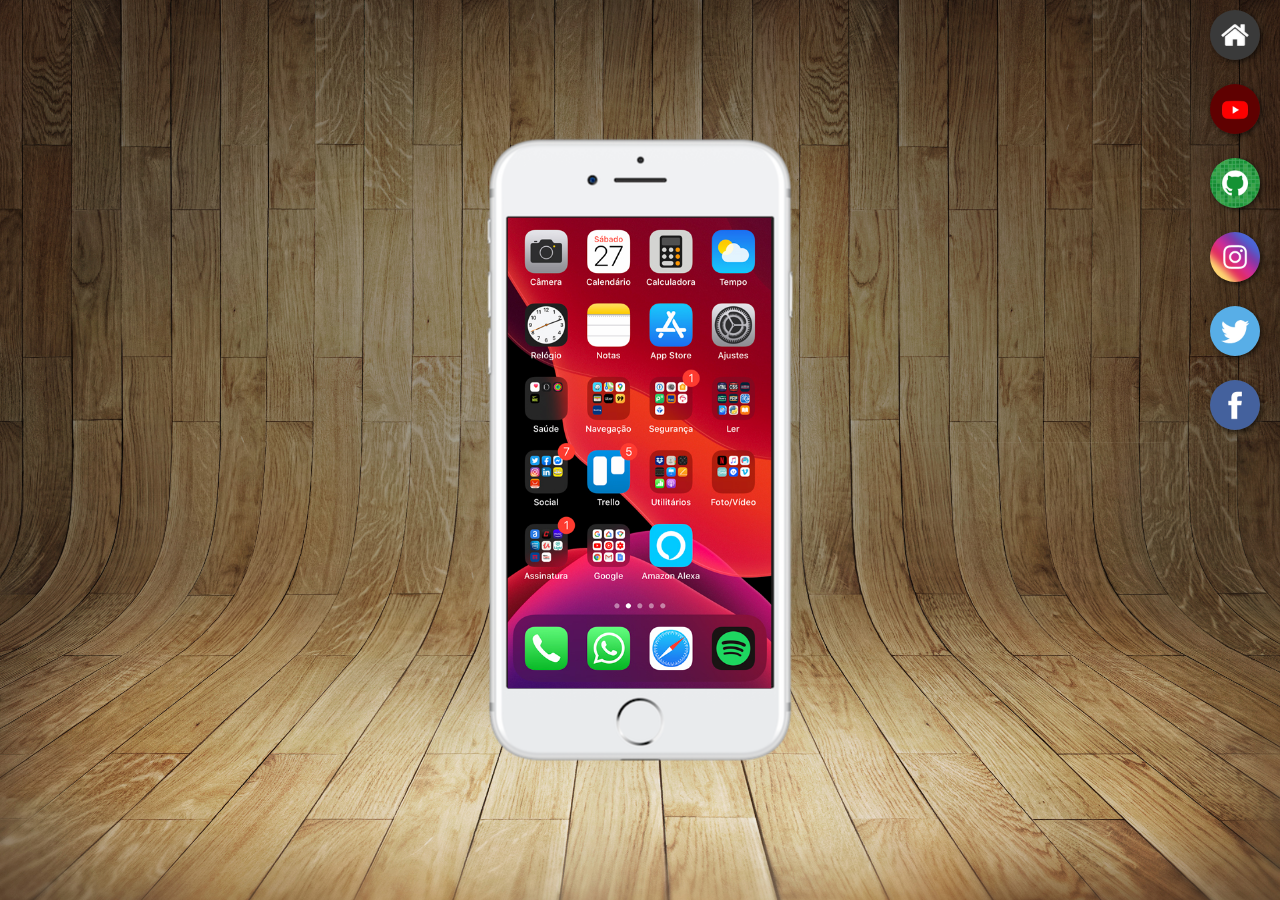
<file: index.html>
<!DOCTYPE html>
<html lang="en">
<head>
    <meta charset="UTF-8">
    <meta name="viewport" content="width=device-width, initial-scale=1.0">
    <title>Redes Sociais</title>
    <link rel="shortcut icon" href="img/favicon.ico" type="image/x-icon">
    <link rel="stylesheet" href="css/style.css">
</head>
<body>
    <main>
        <section id="telefone">
            <iframe src="pages/home.html" frameborder="0" name="tela" id="tela">
                Seu navegdor não é compatível com o rescurso.
            </iframe>
        </section>
        <section id="redes-sociais">
            <a href="pages/home.html" target="tela"><img src="img/logo-home.jpg" alt=""></a><br>
            <a href="pages/youtube.html" target="tela"><img src="img/logo-youtube.jpg" alt=""></a><br>
            <a href="pages/github.html" target="tela"><img src="img/logo-github.jpg" alt=""></a><br>
            <a href="pages/instagram.html" target="tela"><img src="img/logo-instagram.jpg" alt=""></a><br>
            <a href="pages/twitter.html" target="tela"><img src="img/logo-twitter.jpg" alt=""></a><br>
            <a href="pages/facebook.html" target="tela"><img src="img/logo-facebook.jpg" alt=""></a>
        </section>
    </main>
</body>
</html>
</file>
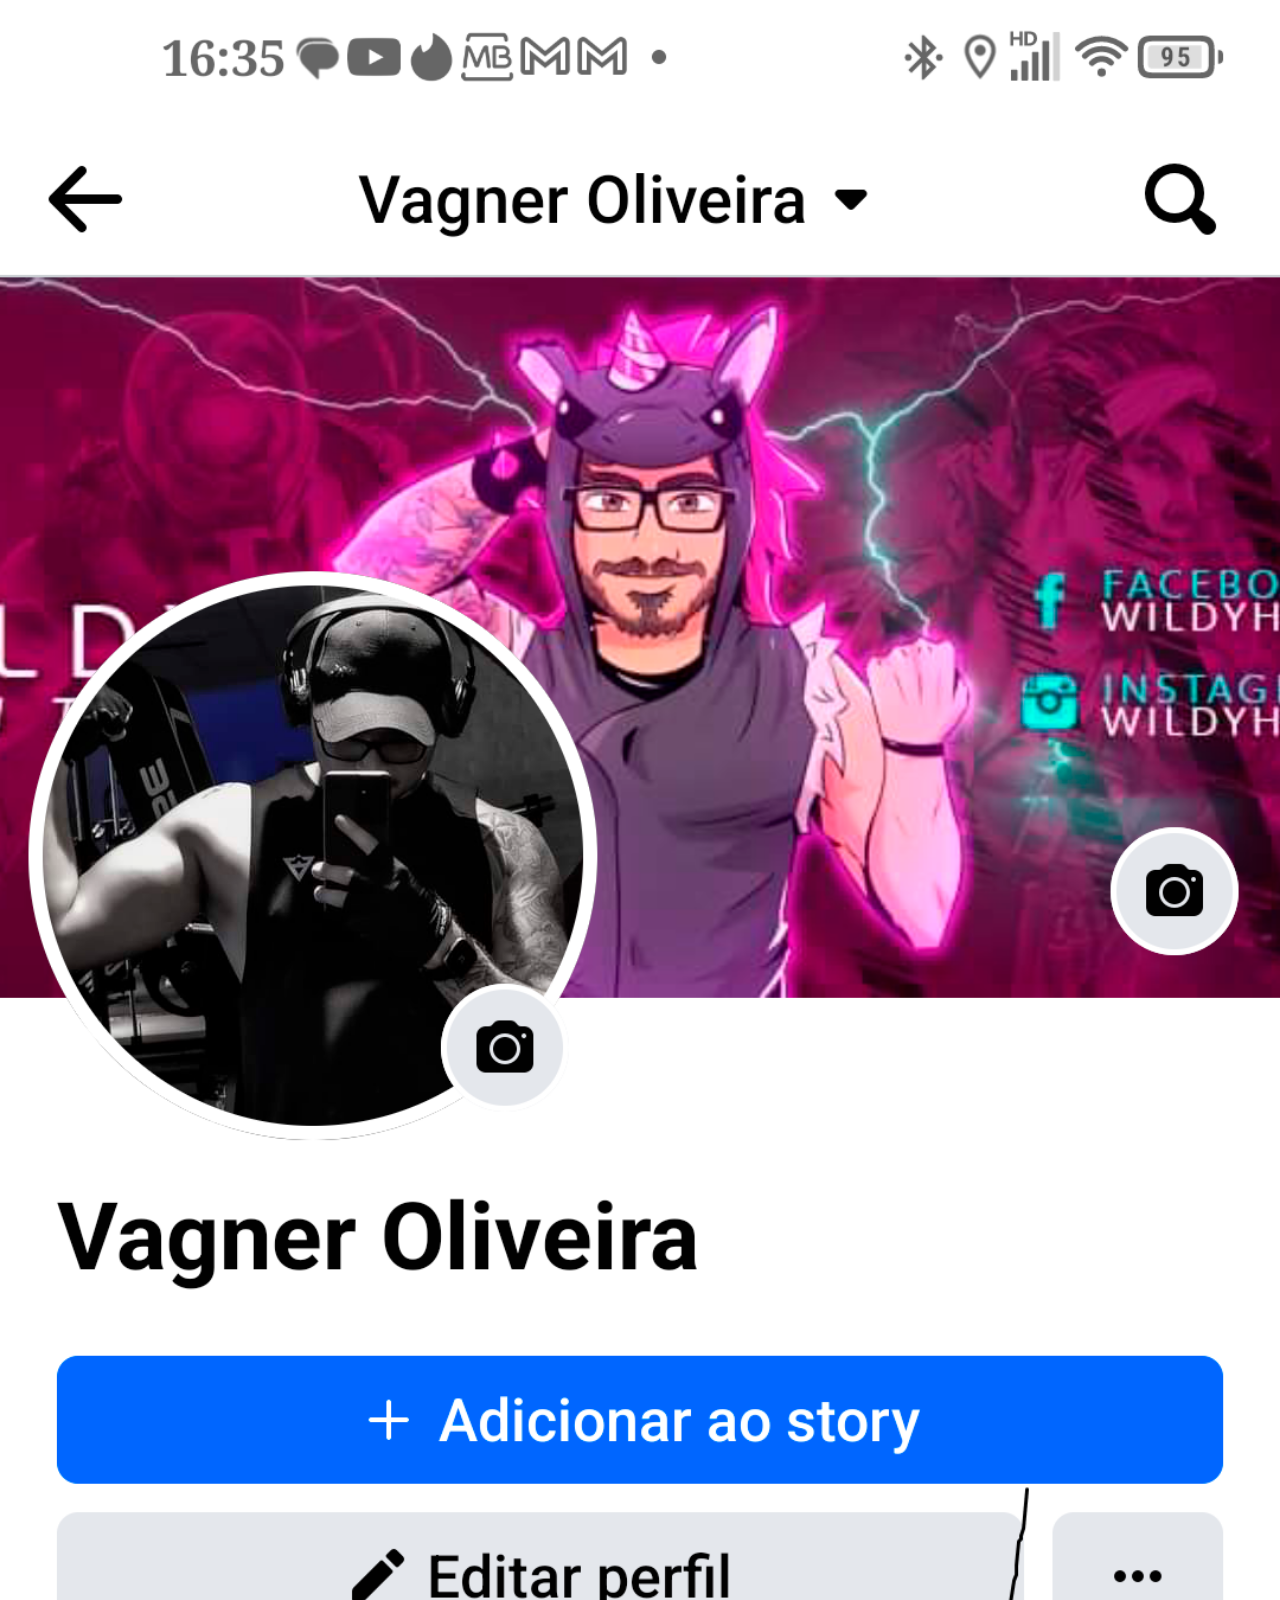
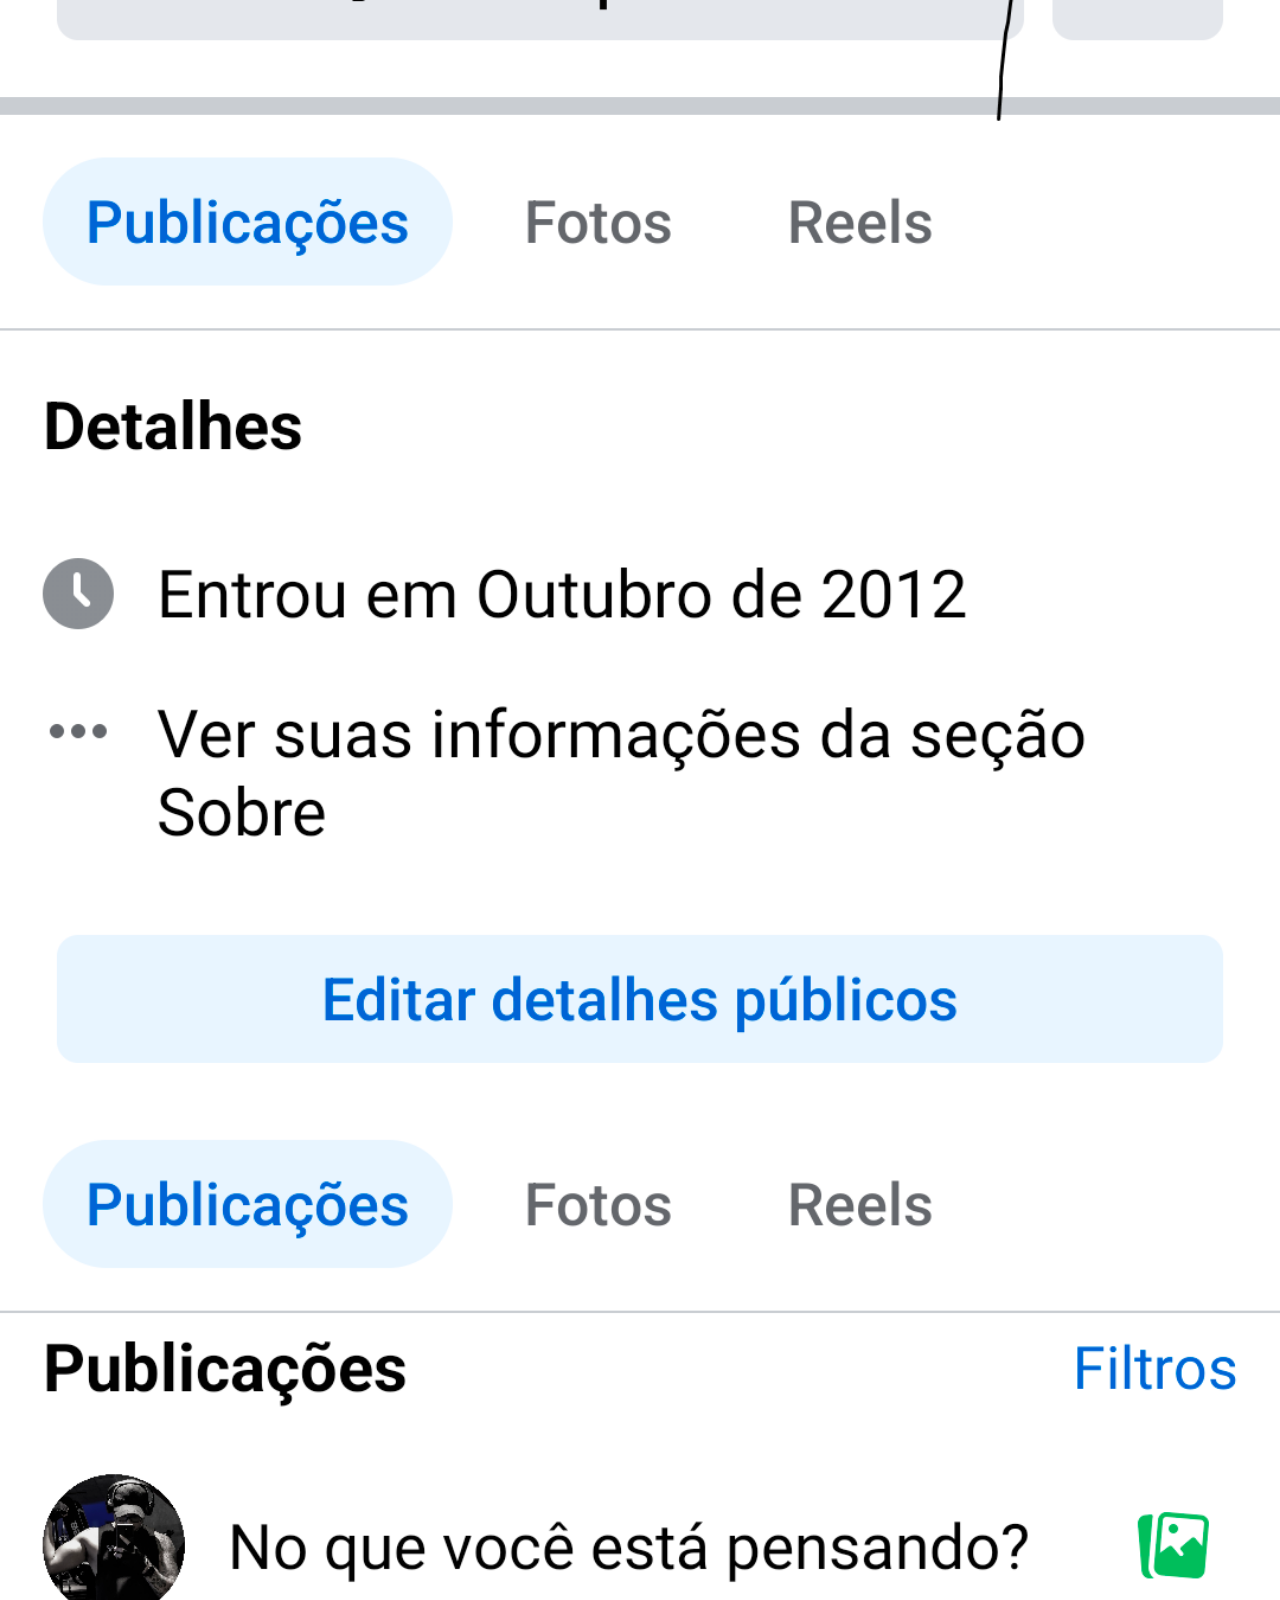
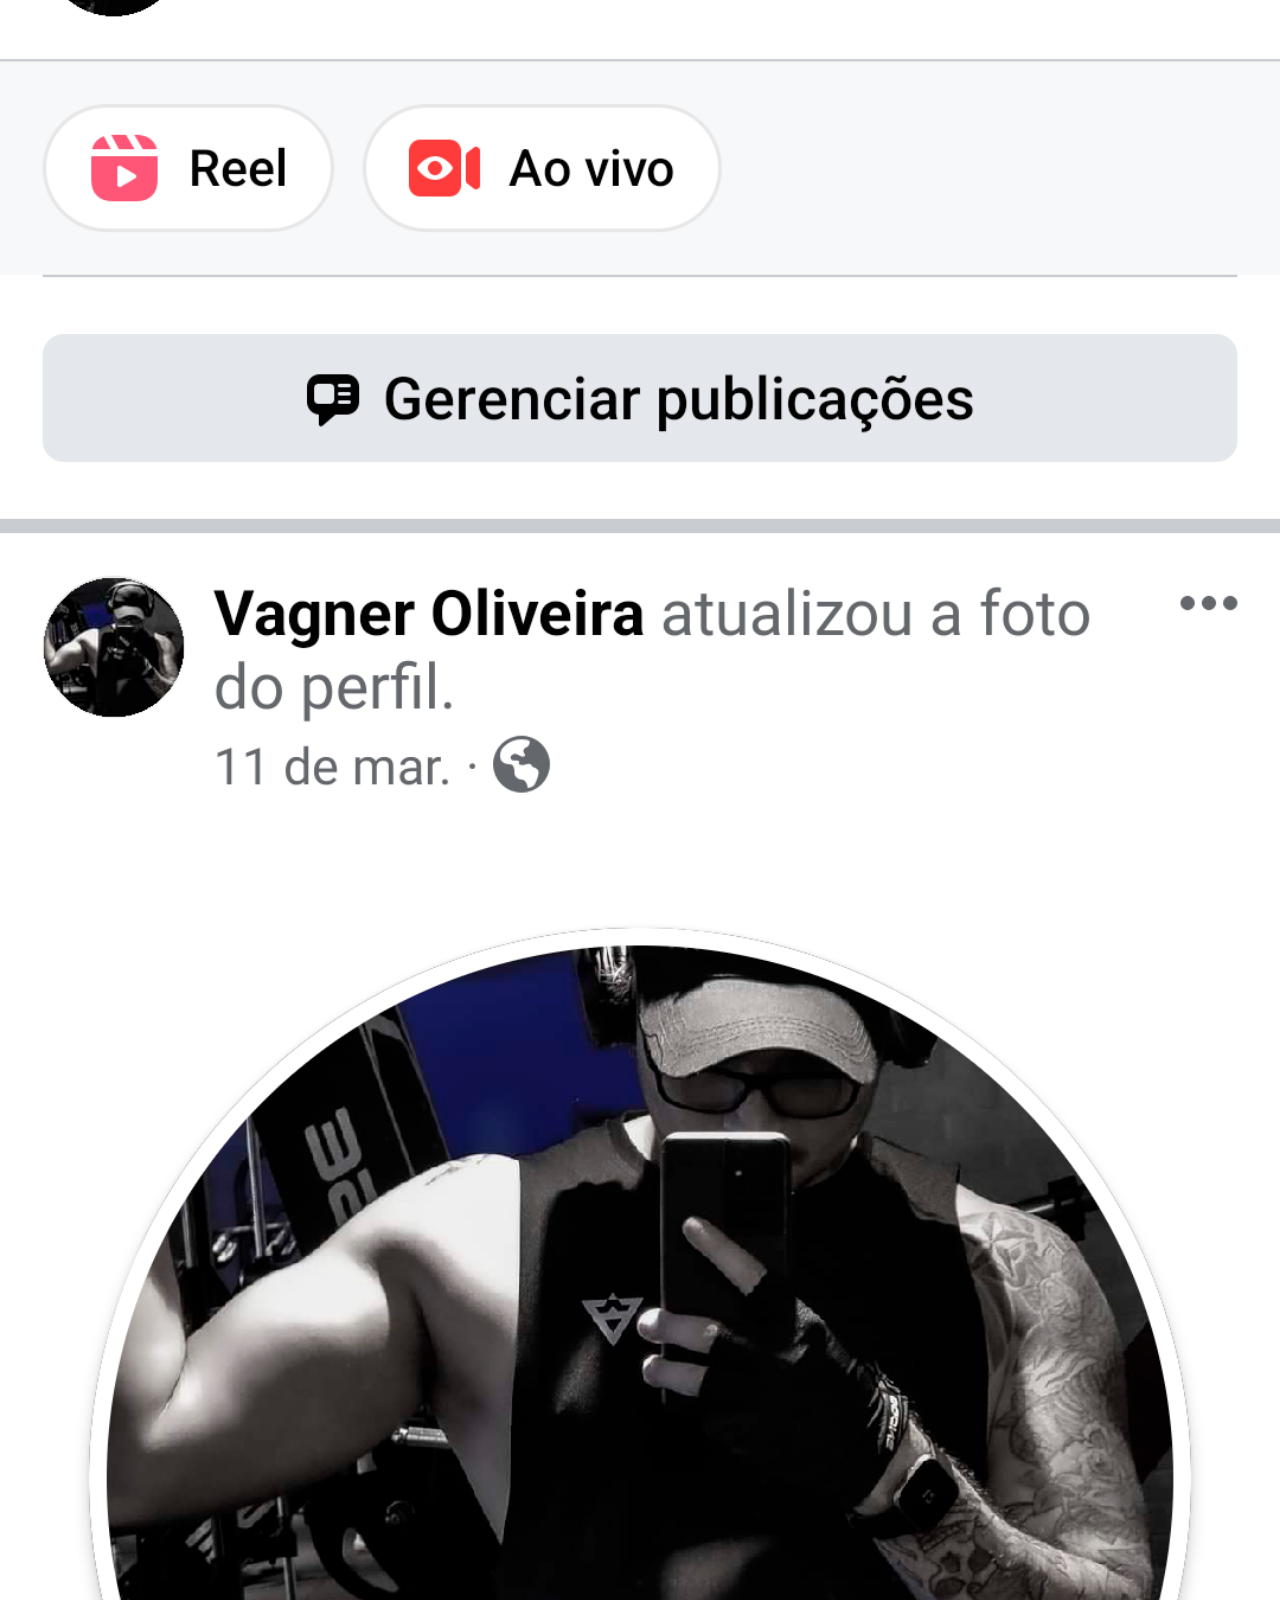
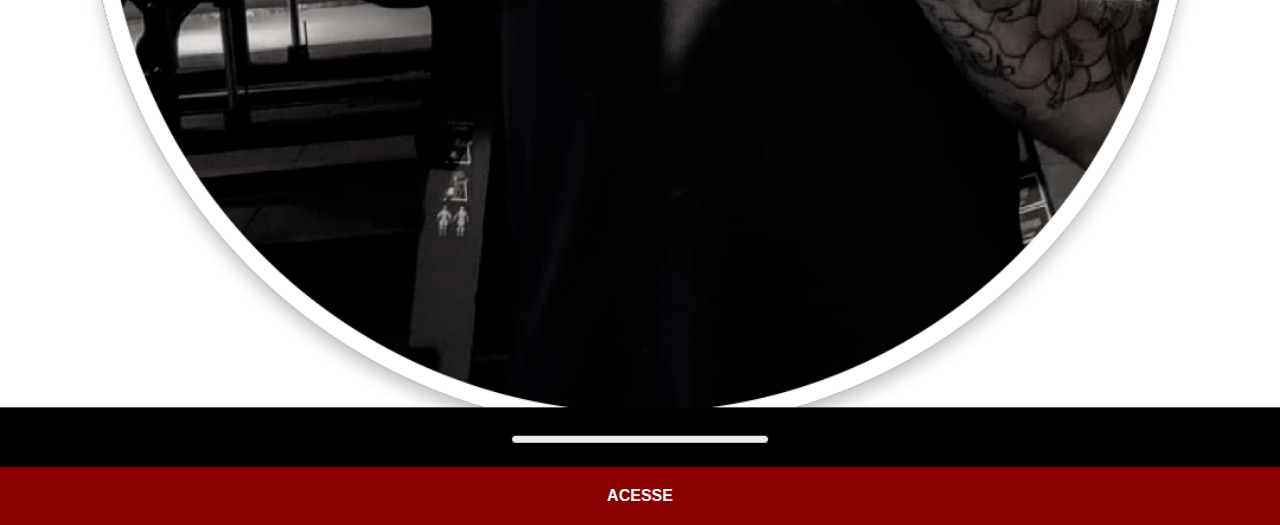
<file: pages/facebook.html>
<!DOCTYPE html>
<html lang="pt-br">
<head>
    <meta charset="UTF-8">
    <meta name="viewport" content="width=device-width, initial-scale=1.0">
    <title>Facebook</title>
    <link rel="shortcut icon" href="../img/favicon.ico" type="image/x-icon">
    <link rel="stylesheet" href="../css/social.css">
    <style>

    </style>
</head>
<body>
    <img src="../img/tela-facebook.png" alt="facebook">
    <a href="https://www.facebook.com/wagneroliveiroficial/" target="_blank" rel="external"> ACESSE</a>
</body>
</html>
</file>
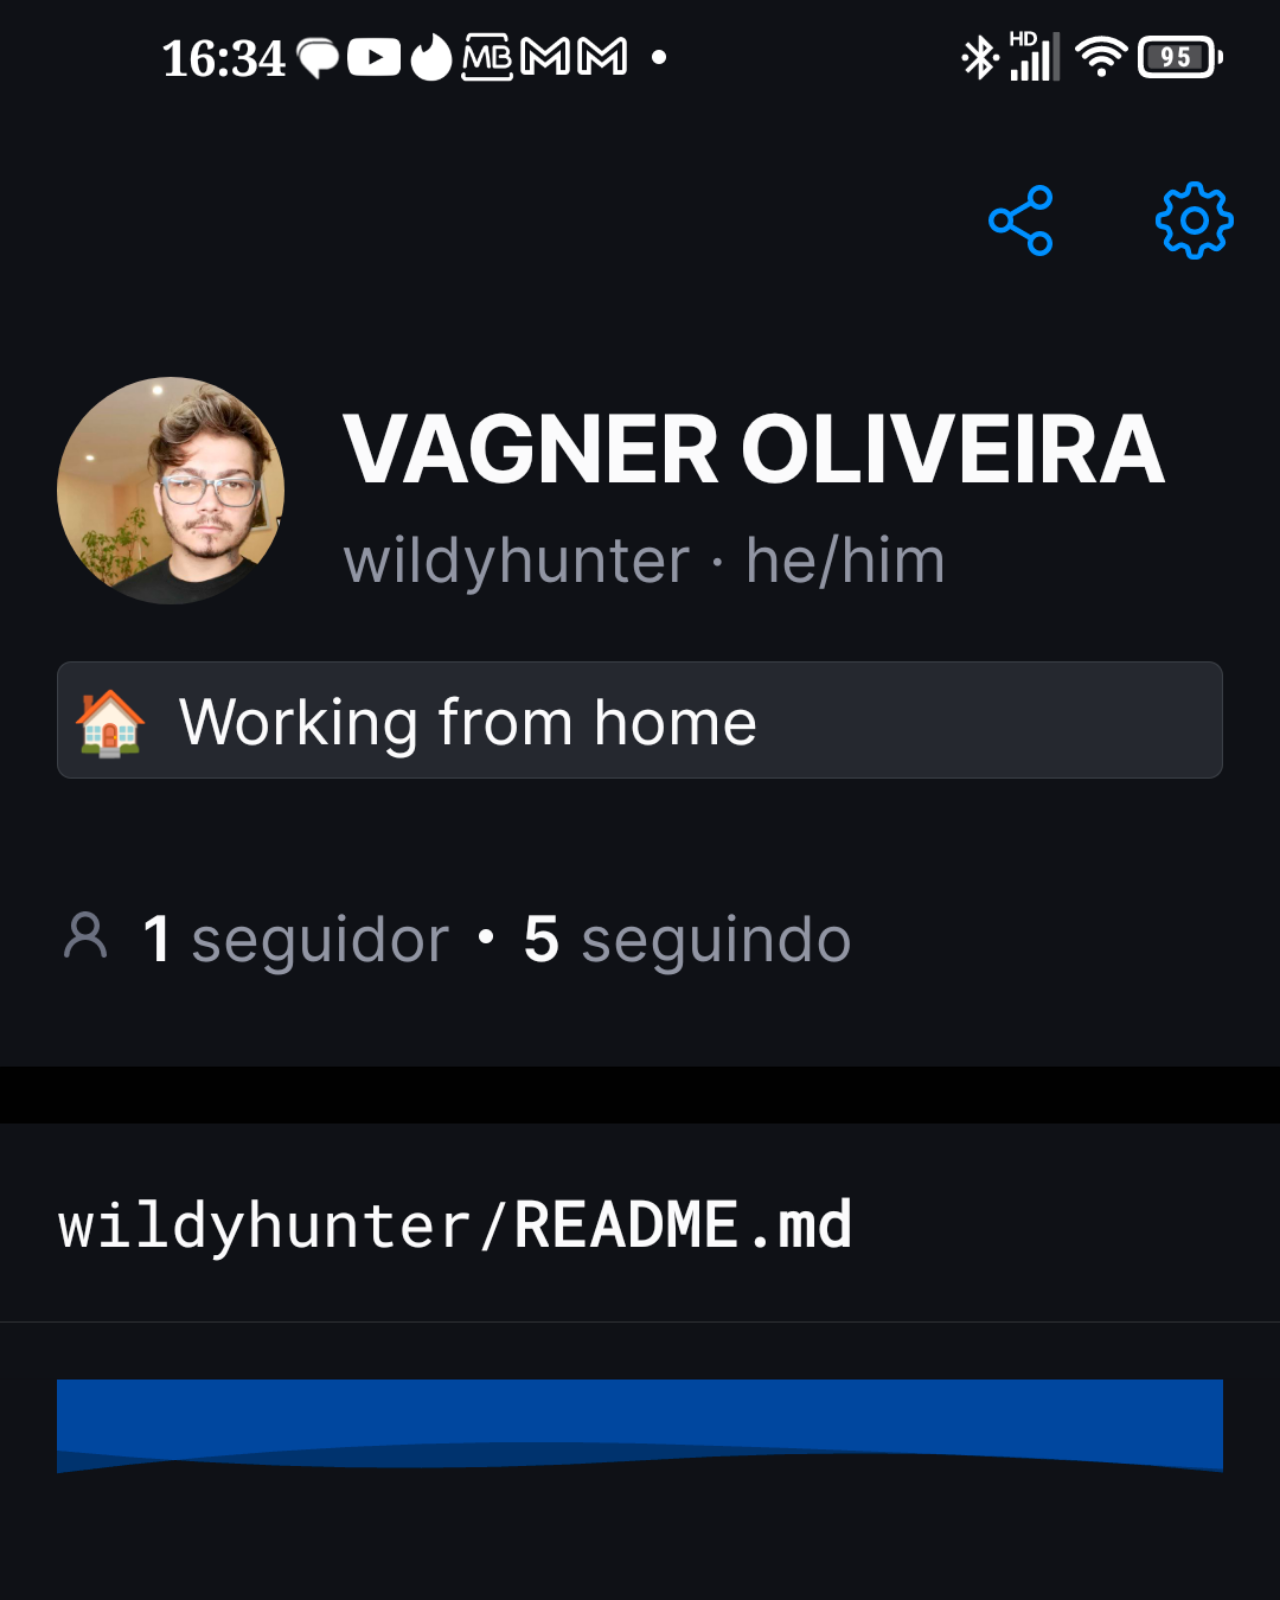
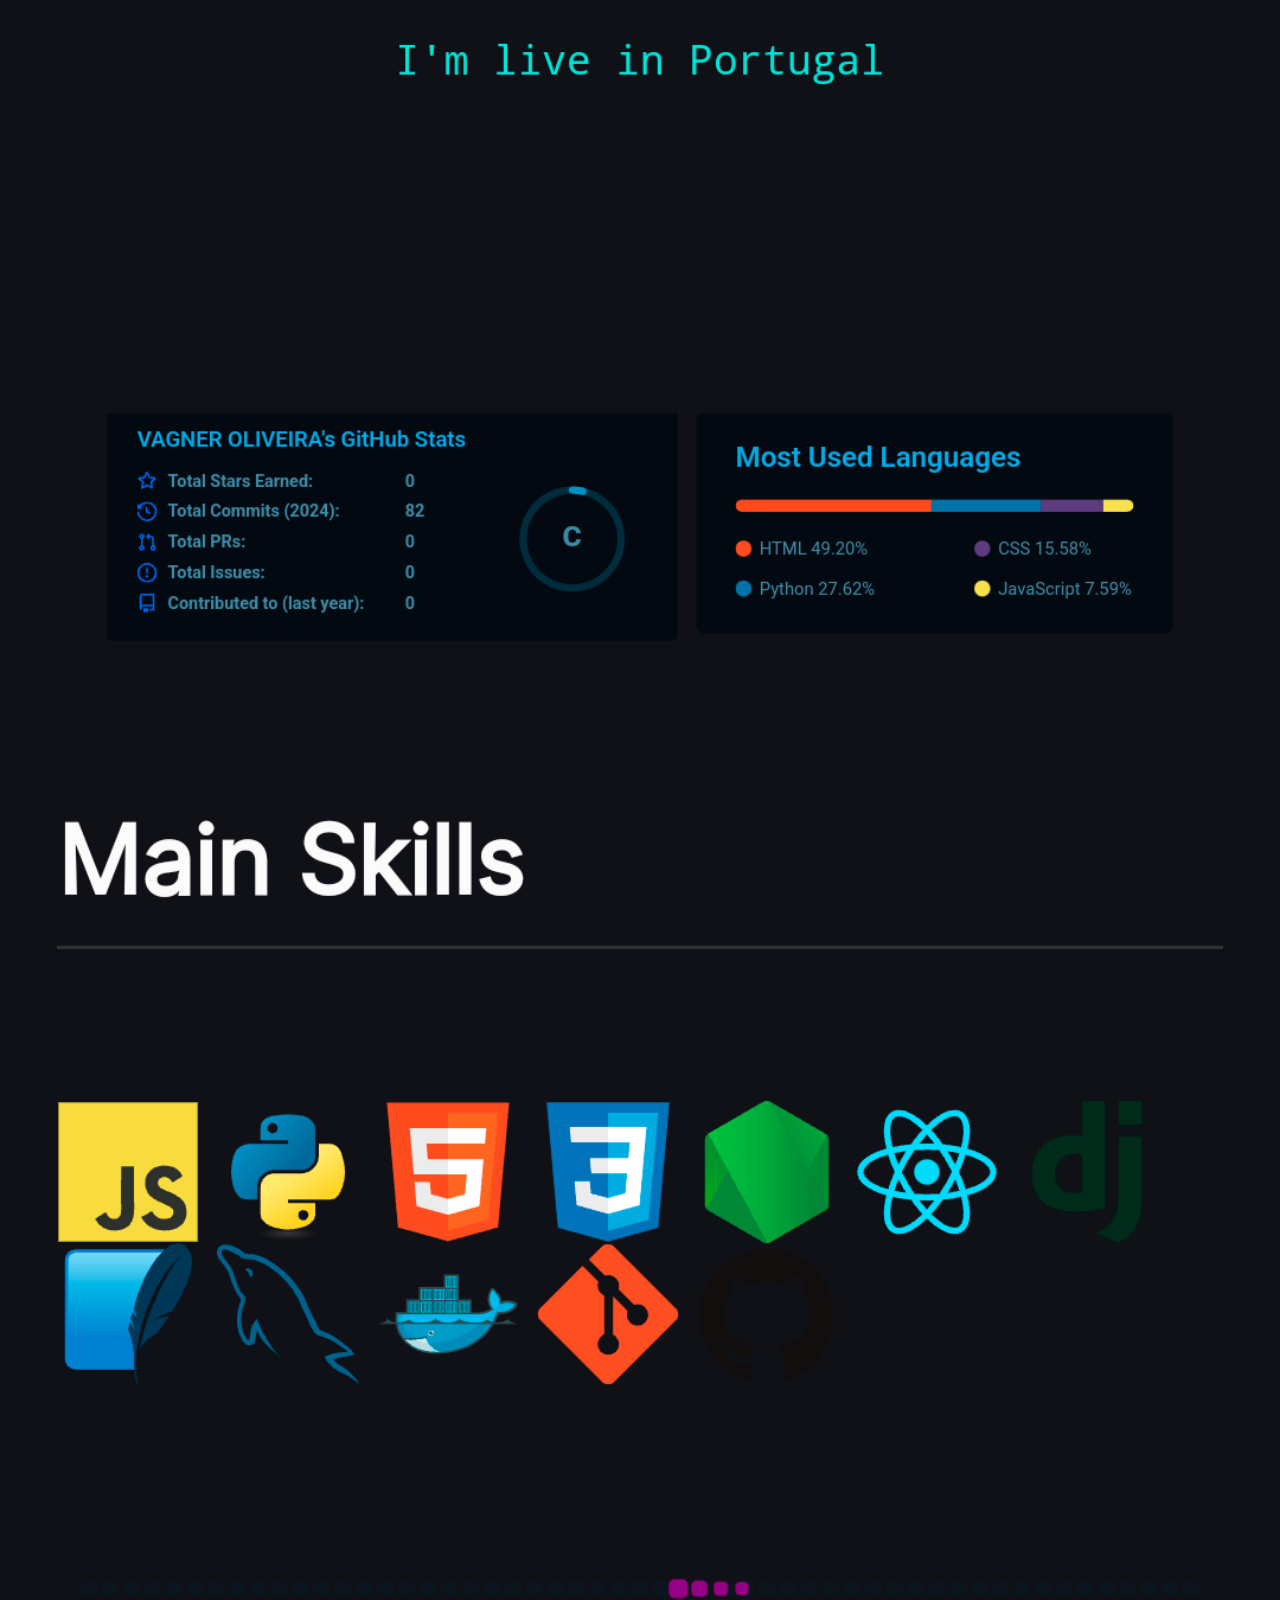
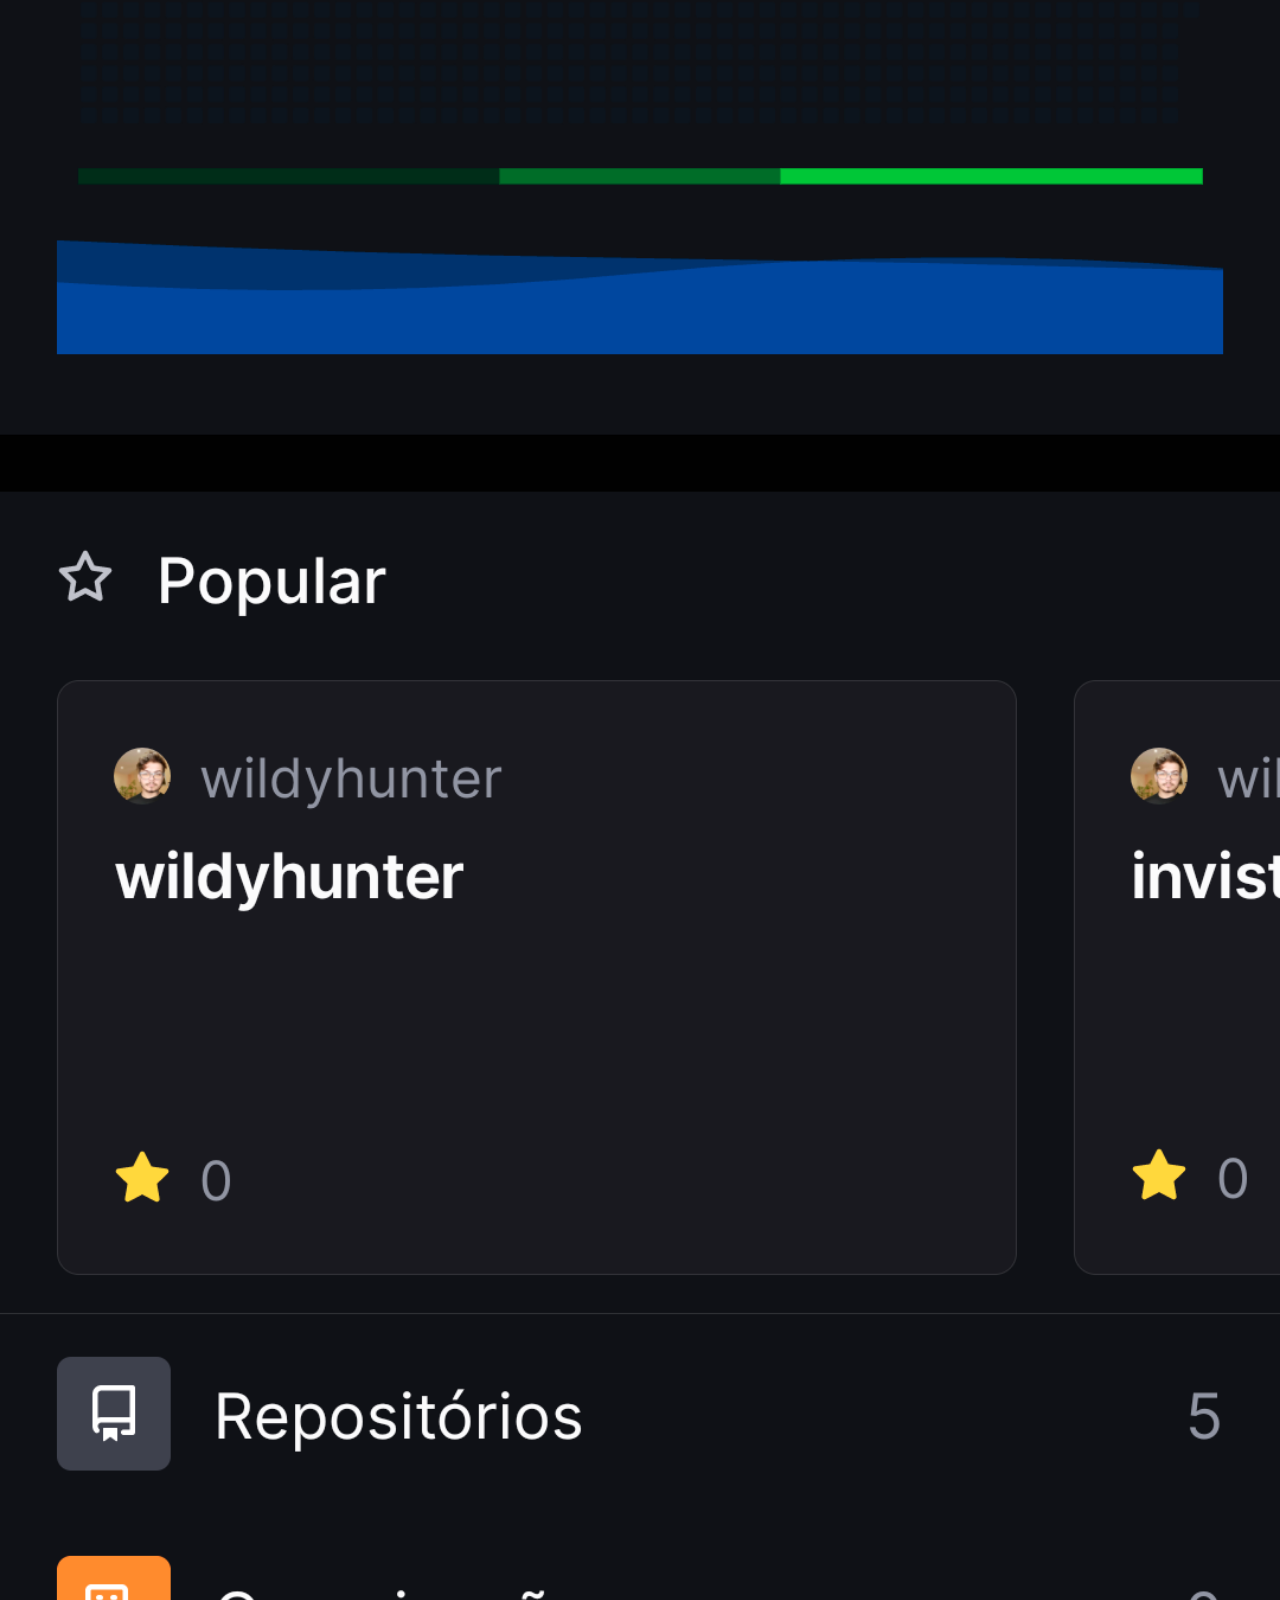
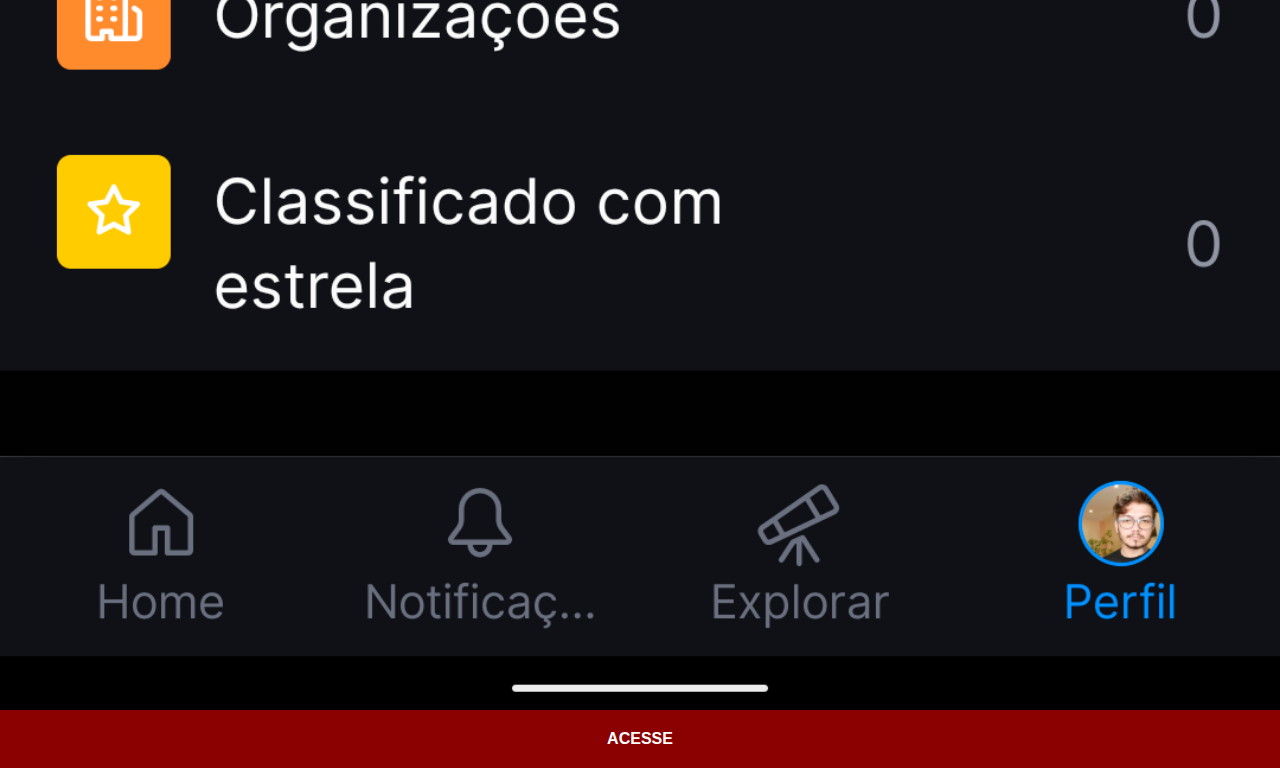
<file: pages/github.html>
<!DOCTYPE html>
<html lang="pt-br">
<head>
    <meta charset="UTF-8">
    <meta name="viewport" content="width=device-width, initial-scale=1.0">
    <title>GitHub</title>
    <link rel="shortcut icon" href="../img/favicon.ico" type="image/x-icon">
    <link rel="stylesheet" href="../css/social.css">
</head>
<body>
    <img src="../img/tela-github.png" alt="github">
    <a href="https://github.com/wildyhunter" target="_blank" rel="external"> ACESSE</a>
</body>
</html>
</file>
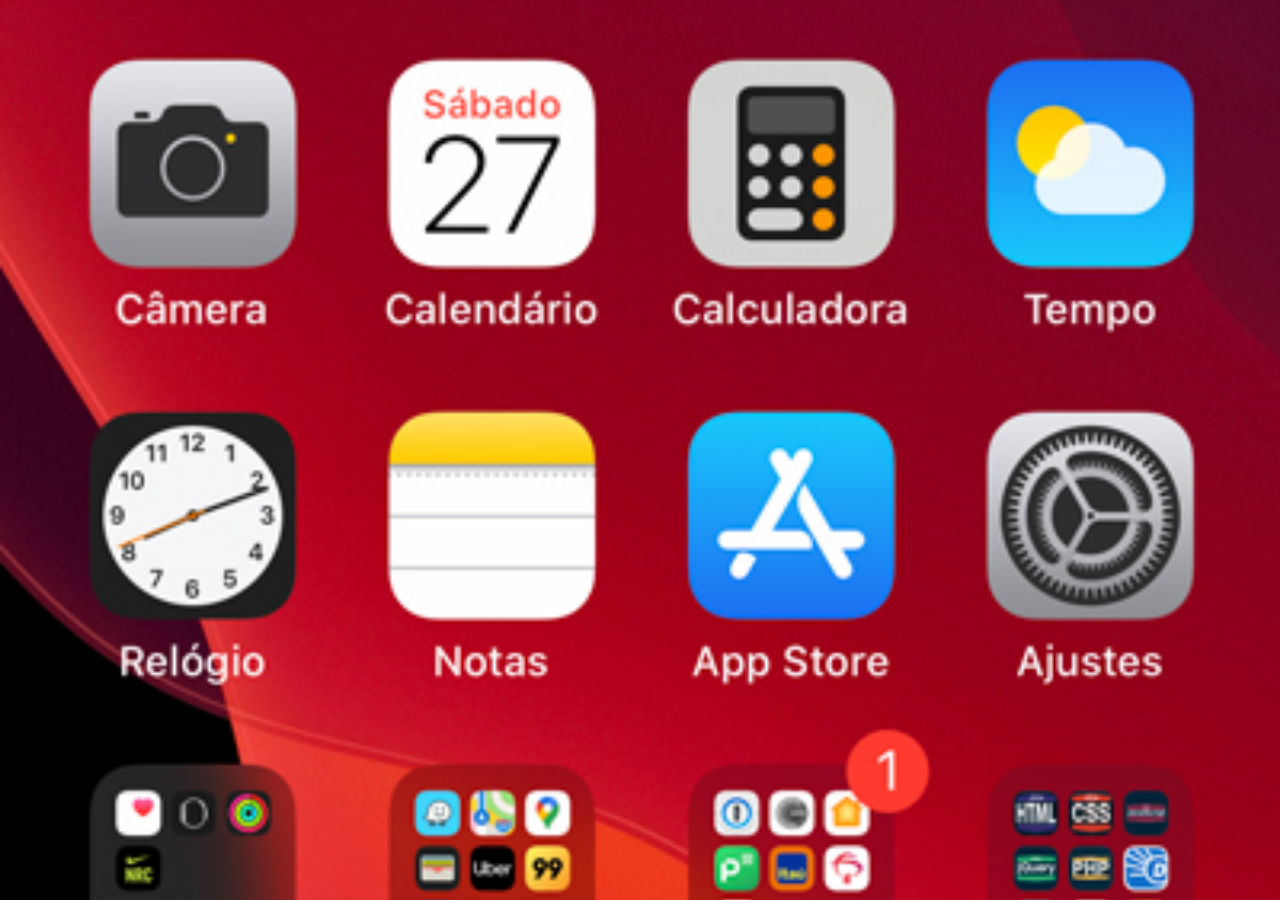
<file: pages/home.html>
<!DOCTYPE html>
<html lang="pt-br">
<head>
    <meta charset="UTF-8">
    <meta name="viewport" content="width=device-width, initial-scale=1.0">
    <title>Home</title>
    <link rel="shortcut icon" href="img/favicon.ico" type="image/x-icon">
</head>
<style>
    * {
        margin: 0px;
        padding: 0px;
    }

    body {
        height: 100vh;
        width: 100vw;
        background: black url(../img/tela-home.jpg) no-repeat top center;
        background-size: cover;
    }
</style>
<body>
    
</body>
</html>
</file>
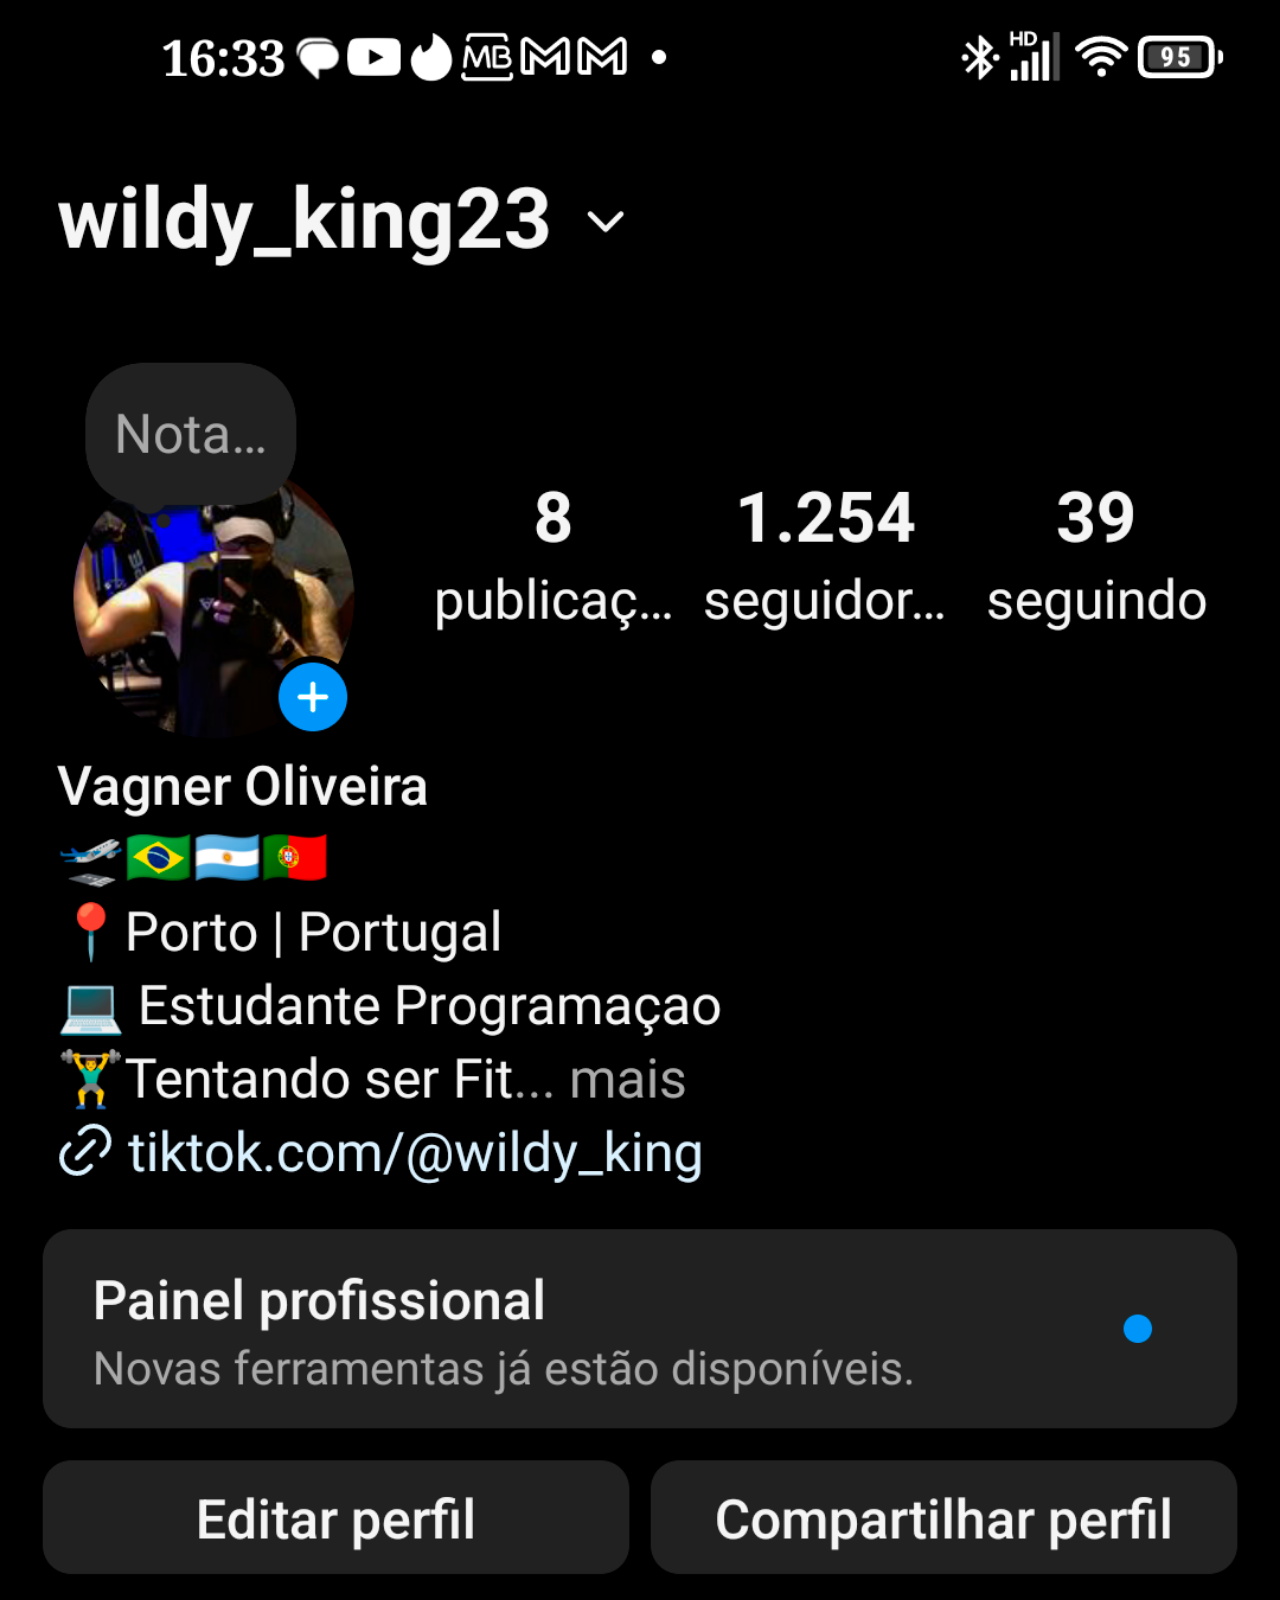
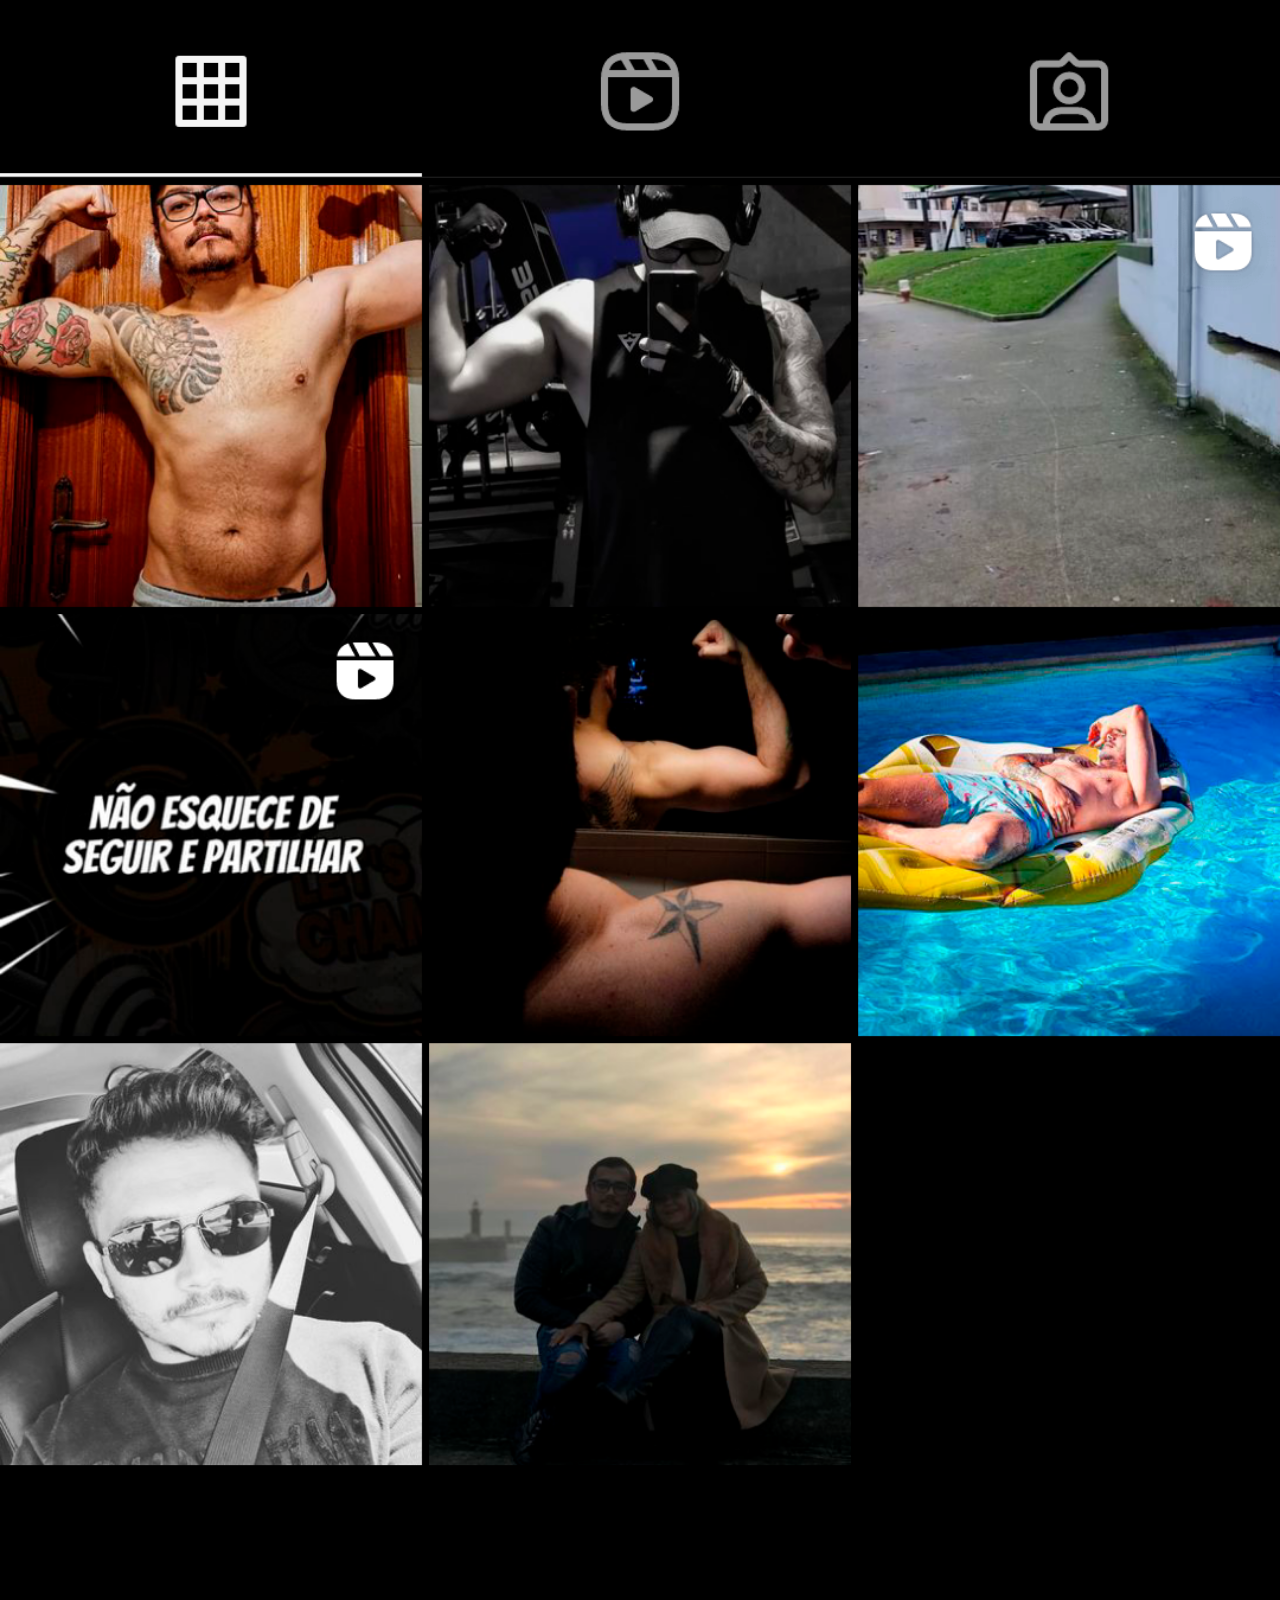
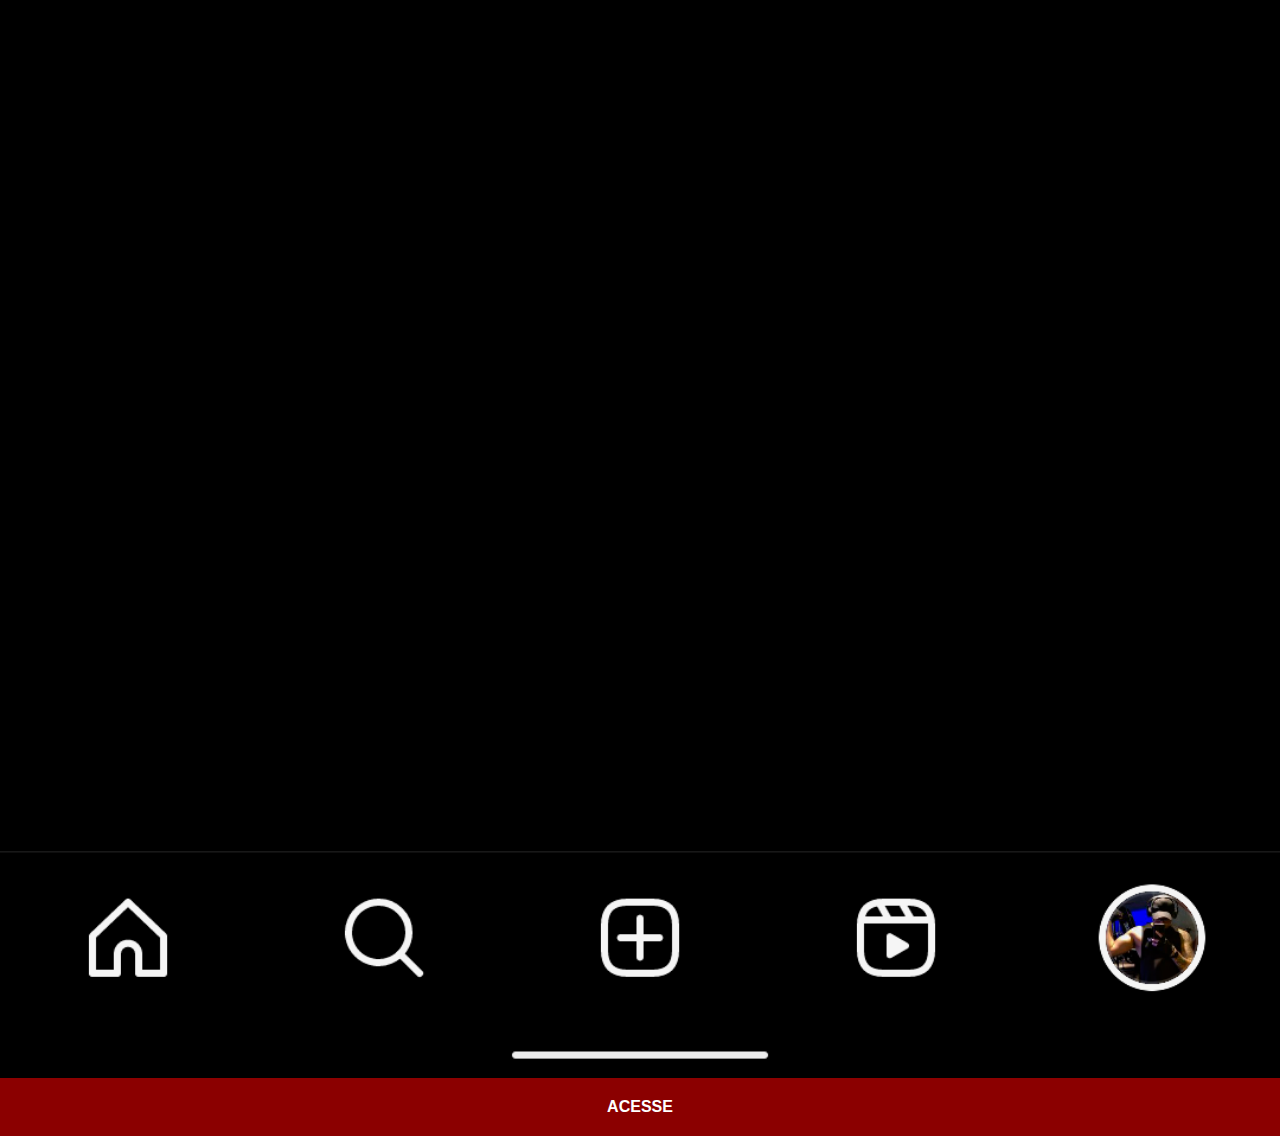
<file: pages/instagram.html>
<!DOCTYPE html>
<html lang="pt-br">
<head>
    <meta charset="UTF-8">
    <meta name="viewport" content="width=device-width, initial-scale=1.0">
    <title>instagram</title>
    <link rel="shortcut icon" href="../img/favicon.ico" type="image/x-icon">
    <link rel="stylesheet" href="../css/social.css">
    <style>

    </style>
</head>
<body>
    <img src="../img/tela-instragram.png" alt="instagram">
    <a href="https://www.instagram.com/wildy_king23/" target="_blank" rel="external"> ACESSE</a>
</body>
</html>
</file>
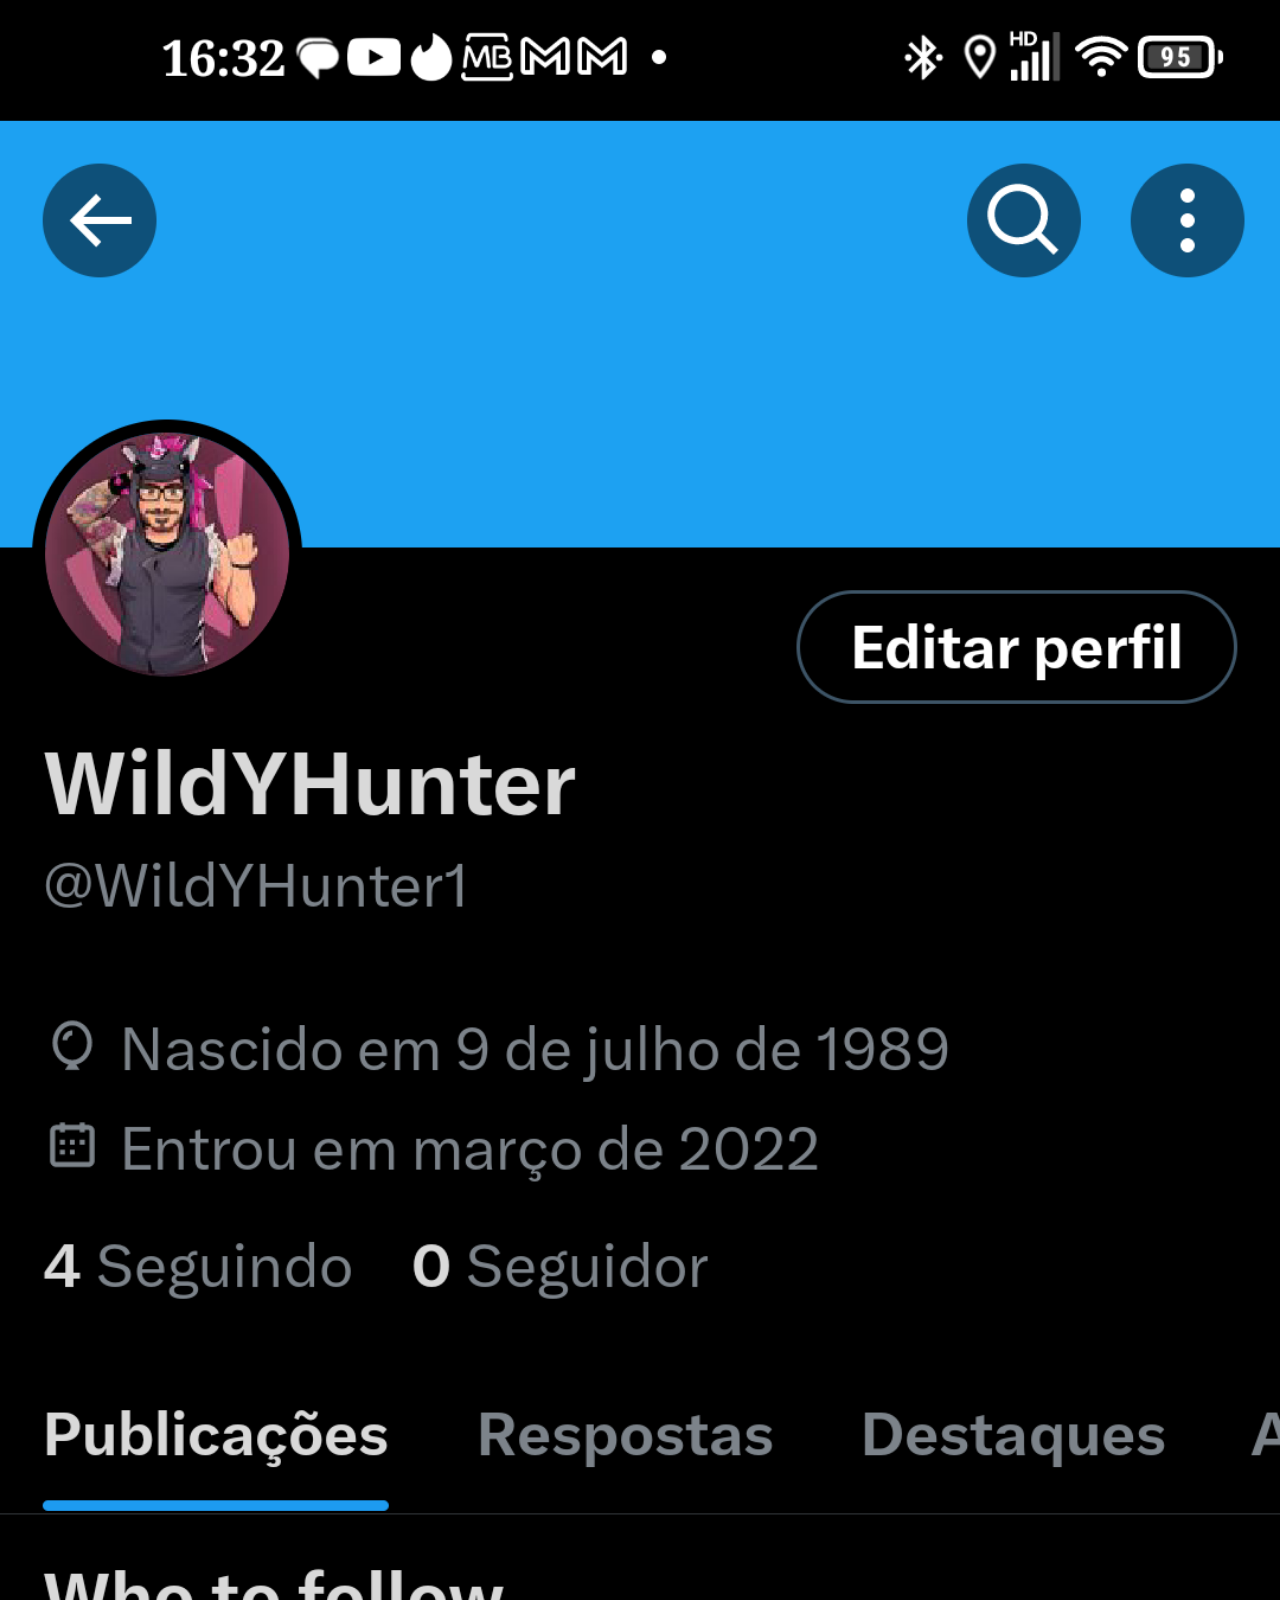
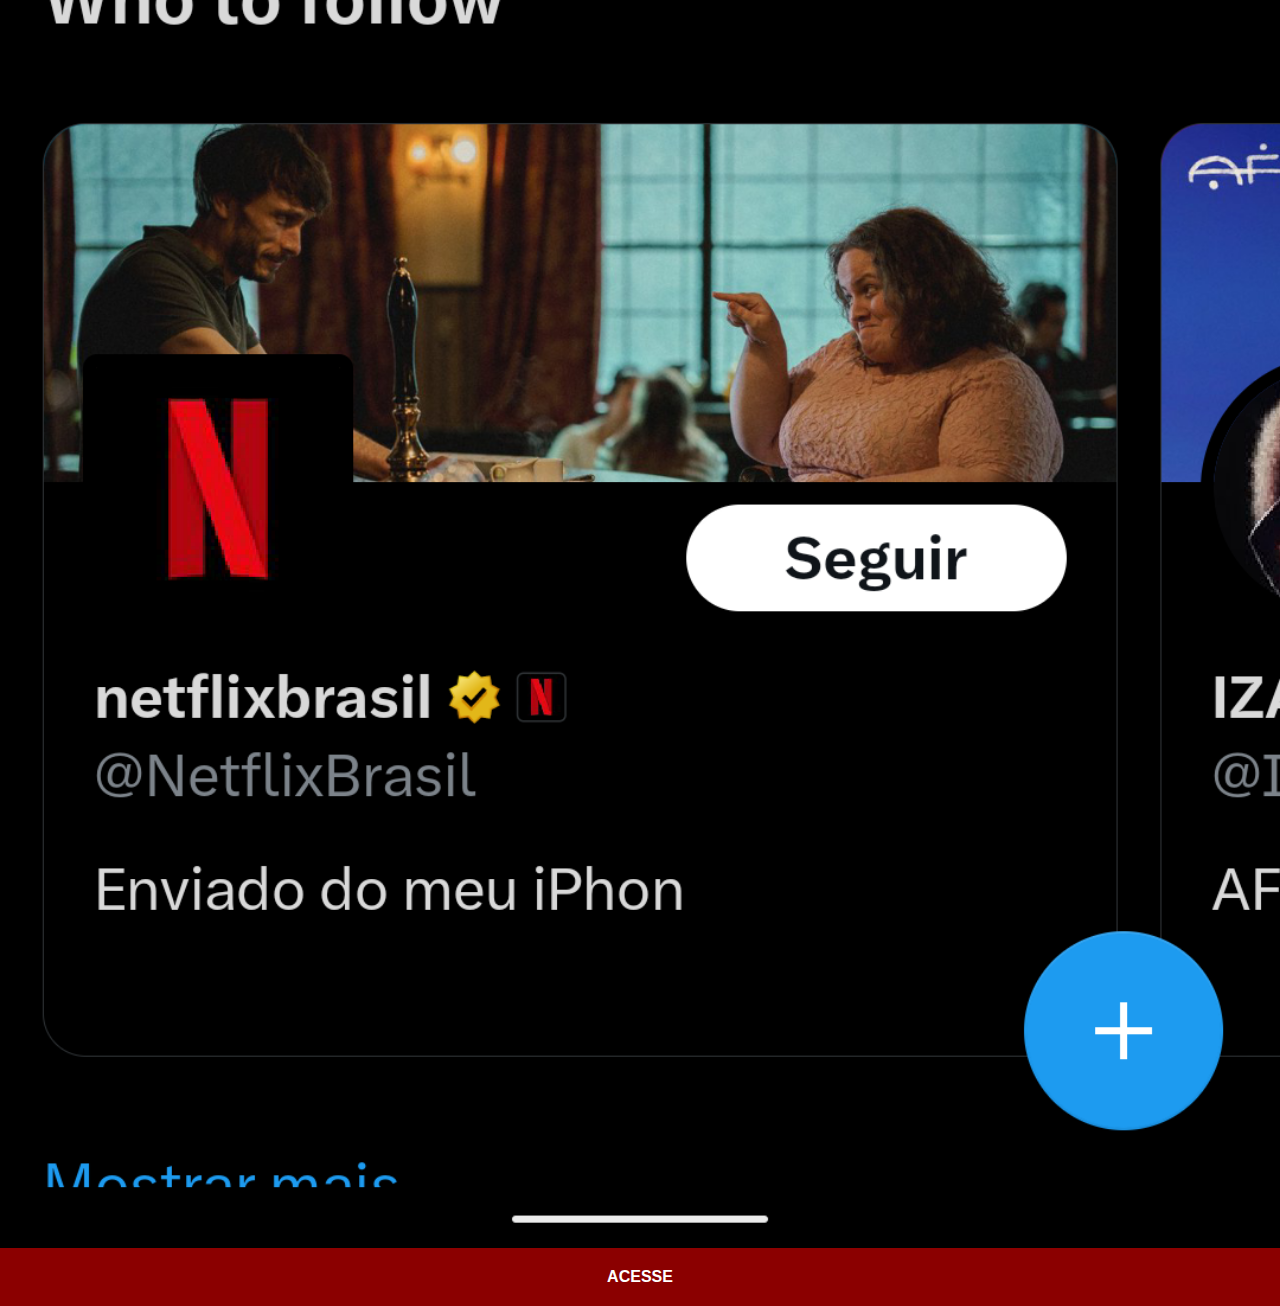
<file: pages/twitter.html>
<!DOCTYPE html>
<html lang="pt-br">
<head>
    <meta charset="UTF-8">
    <meta name="viewport" content="width=device-width, initial-scale=1.0">
    <title>Twitter</title>
    <link rel="shortcut icon" href="../img/favicon.ico" type="image/x-icon">
    <link rel="stylesheet" href="../css/social.css">
    <style>

    </style>
</head>
<body>
    <img src="../img/tela-twitter.png" alt="twitter">
    <a href="https://twitter.com/WildYHunter1" target="_blank" rel="external"> ACESSE</a>
</body>
</html>
</file>
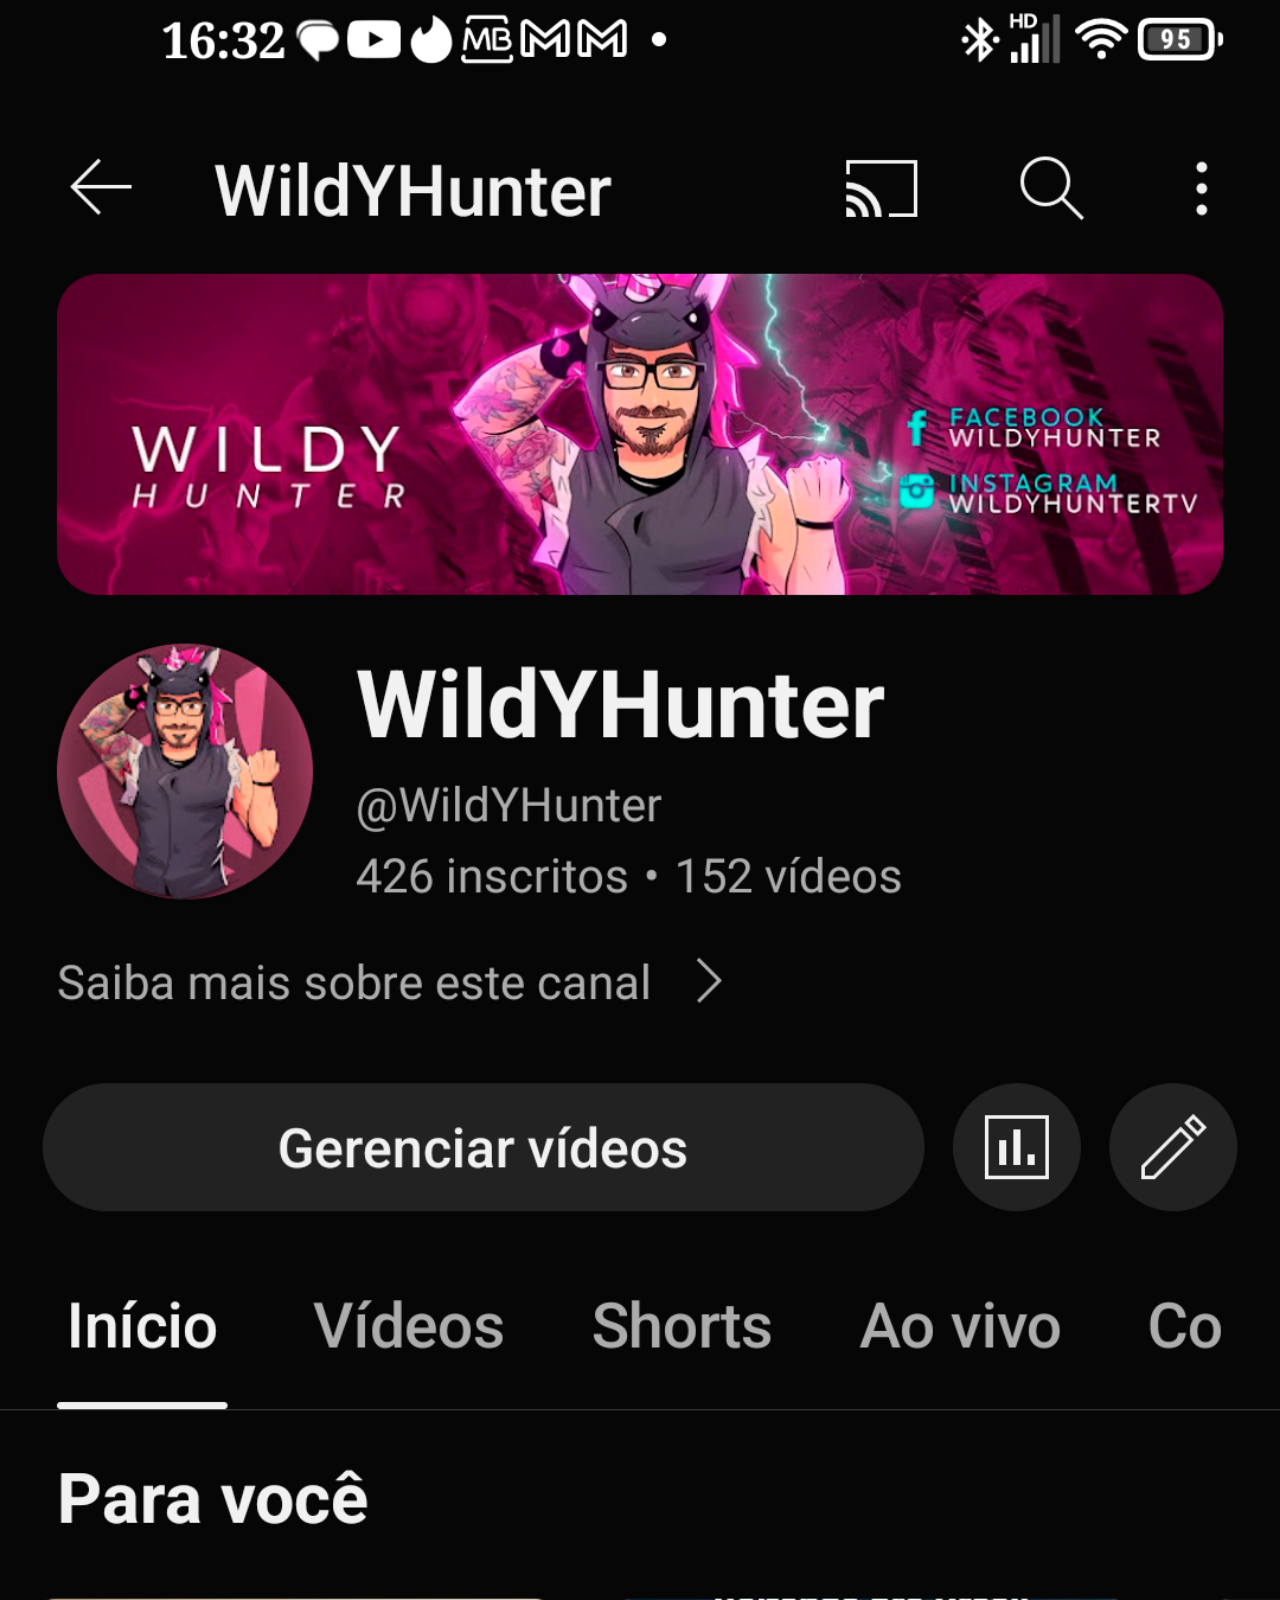
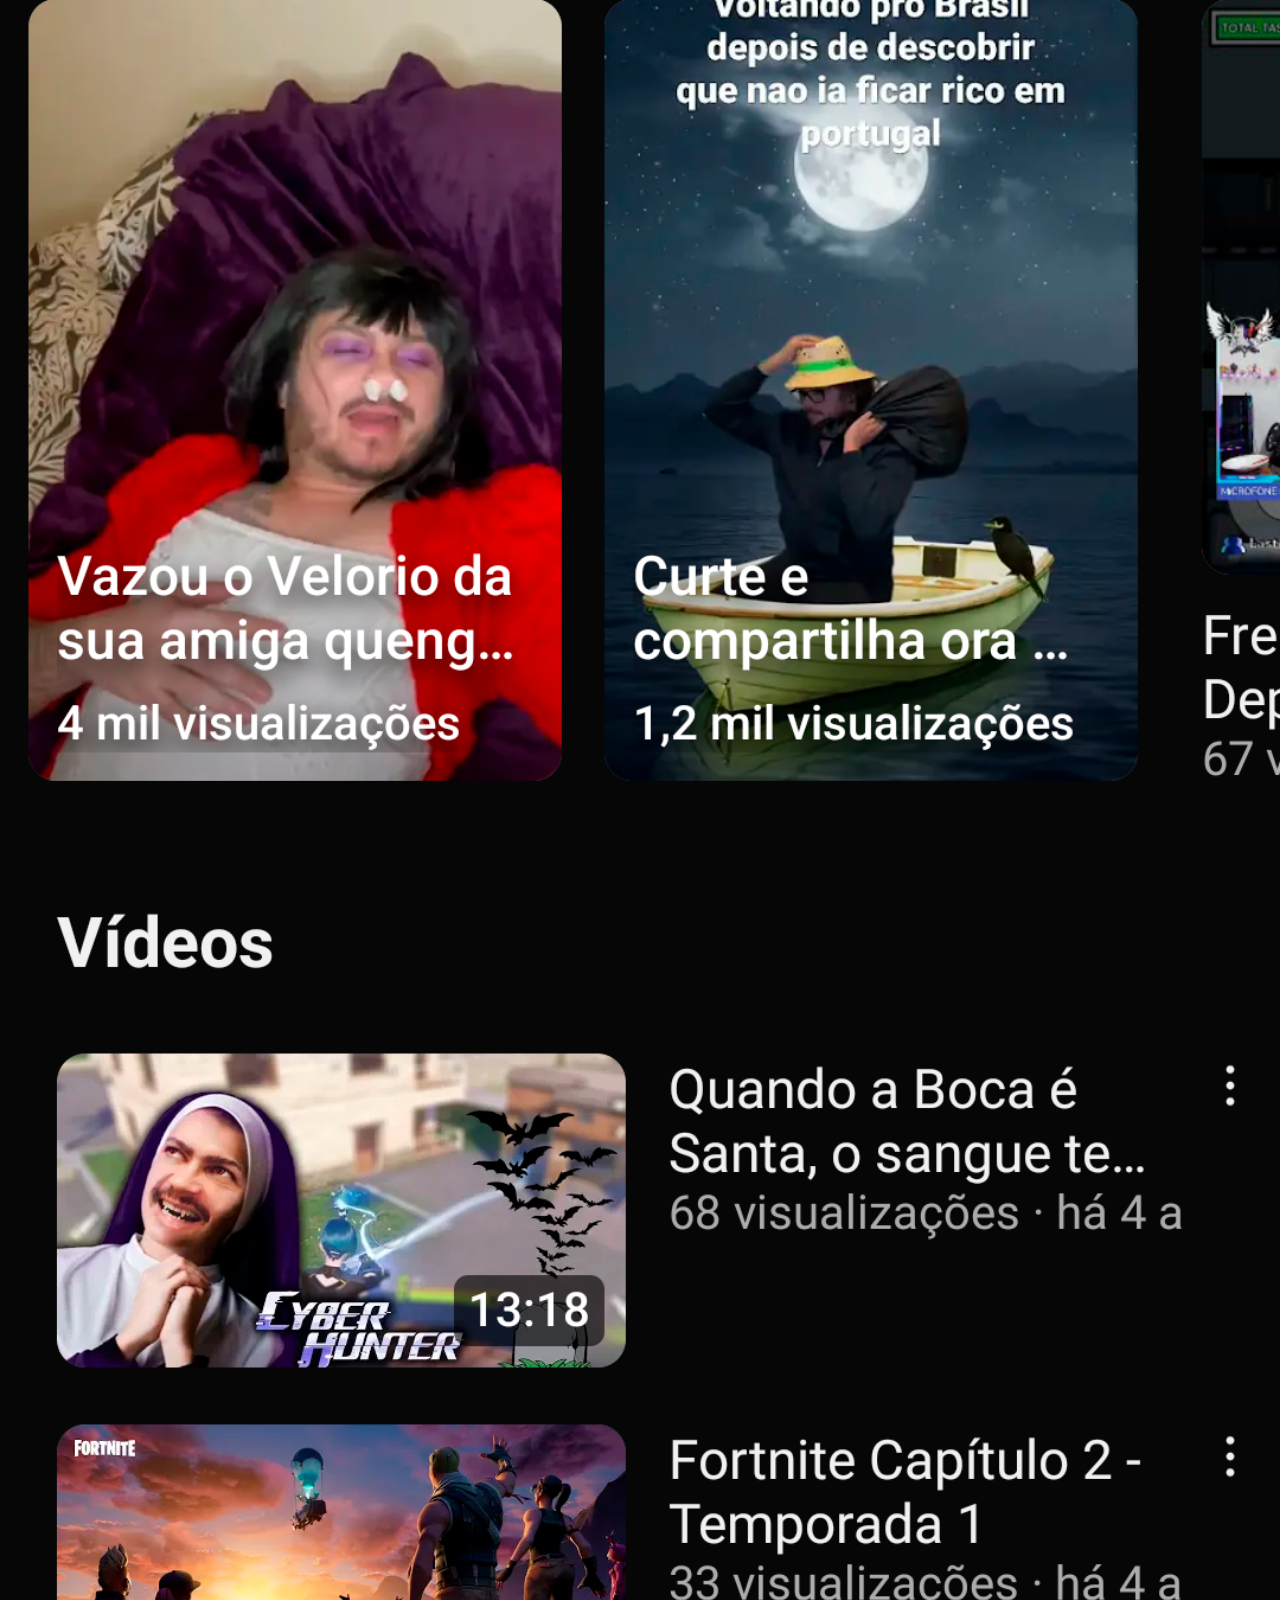
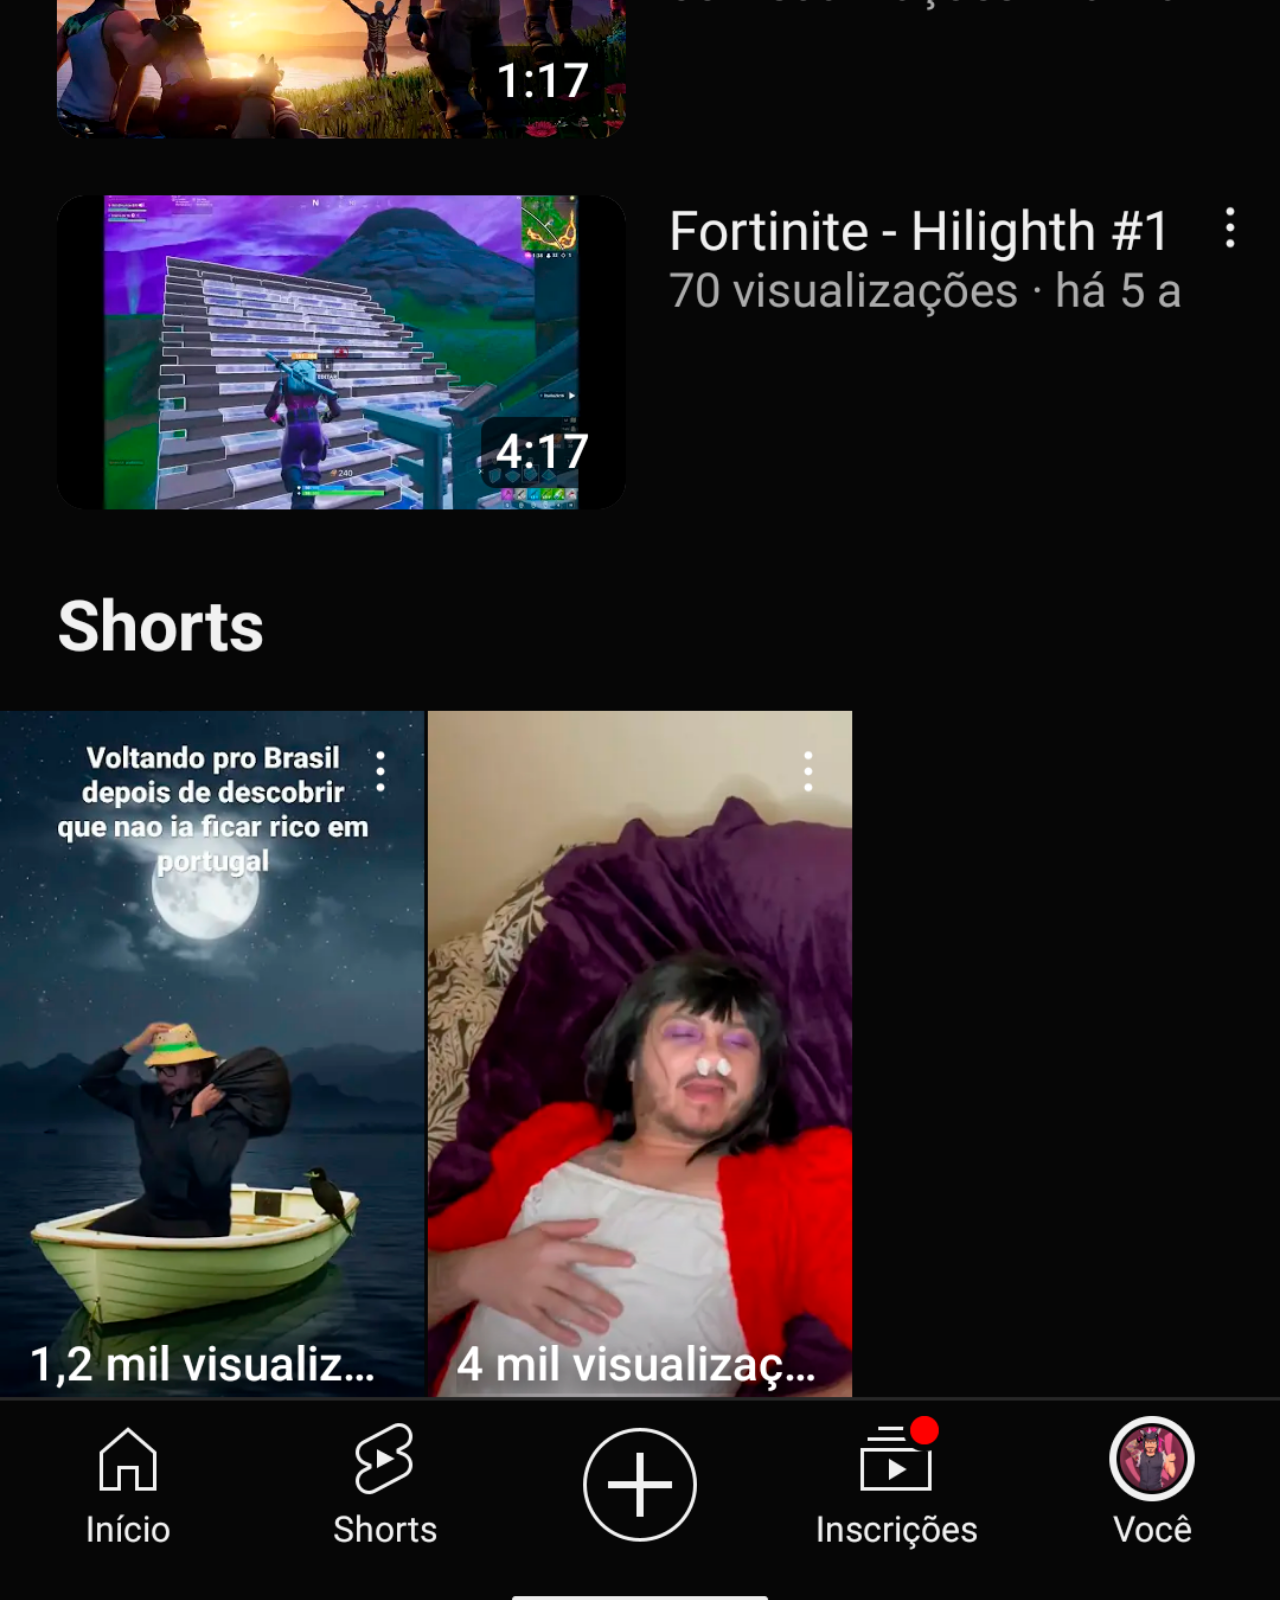
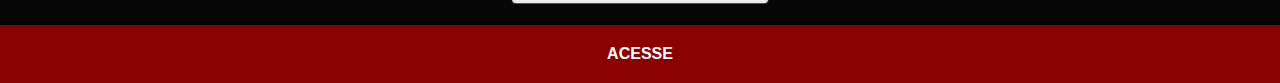
<file: pages/youtube.html>
<!DOCTYPE html>
<html lang="pt-br">
<head>
    <meta charset="UTF-8">
    <meta name="viewport" content="width=device-width, initial-scale=1.0">
    <title>Youtube</title>
    <link rel="shortcut icon" href="../img/favicon.ico" type="image/x-icon">
    <link rel="stylesheet" href="../css/social.css">
    <style>

    </style>
</head>
<body>
    <img src="../img/tela-youtube.png" alt="youtube">
    <a href="https://www.youtube.com/@WildYHunter" target="_blank" rel="external"> ACESSE</a>
</body>
</html>
</file>
<file: css/style.css>
@charset "UTF-8";
* {
    border: none;
    margin: 0px;
    padding: 0px;
    box-sizing: border-box;
}
body, html{
    height: 100vh;
    width: 100vw;
    background: url(../img/fundo-madeira.jpg) no-repeat top center;
    background-size: cover;
    background-attachment: fixed;
}

main {
    position: relative;
    height: 100vh;
    width: 100vw;
}

#telefone {
    position: absolute;
    top: 50%;
    left: 50%;
    transform: translate(-50%, -50%);
    background-image: url(../img/frame-iphone.png);
    width: 311px;
    height: 627px;
}

#tela {
    position: relative;
    top: 81px;
    left: 23px;
    width: 264px;
    height: 471px;
}

#redes-sociais > a > img {
    width: 50px;
    margin: 10px;
    box-shadow: 2px 2px 5px rgba(0, 0, 0, 0.575);
    border-radius: 50% ;
    box-sizing: border-box;
}

#redes-sociais {
    text-align: right;
    padding: 0px 10px;
}

#redes-sociais > a > img:hover {
    border: 2px solid rgba(196, 196, 196, 0.555);
    transform: translate(-2px, -2px);
    box-shadow: 5px 5px 10px rgba(0, 0, 0, 0.575);
    transition: 0.5s;
}
</file>
<file: css/social.css>
@charset "UTF-8";

* {
    margin: 0px;
    padding: 0px;
    border: none;
    box-sizing: border-box;
    background-color: black;
}
::-webkit-scrollbar {
    width: 0px;
    height: 0px;
}
img {
    width: 100vw;
}
a {
    display: block;
    font-family: Arial, Helvetica, sans-serif;
    font-weight: bold;
    padding: 20px;
    text-align: center;
    background-color: darkred;
    color: white;
    text-decoration: none;
}
a:hover {
    background-color: rgb(189, 0, 0);
}
</file>
